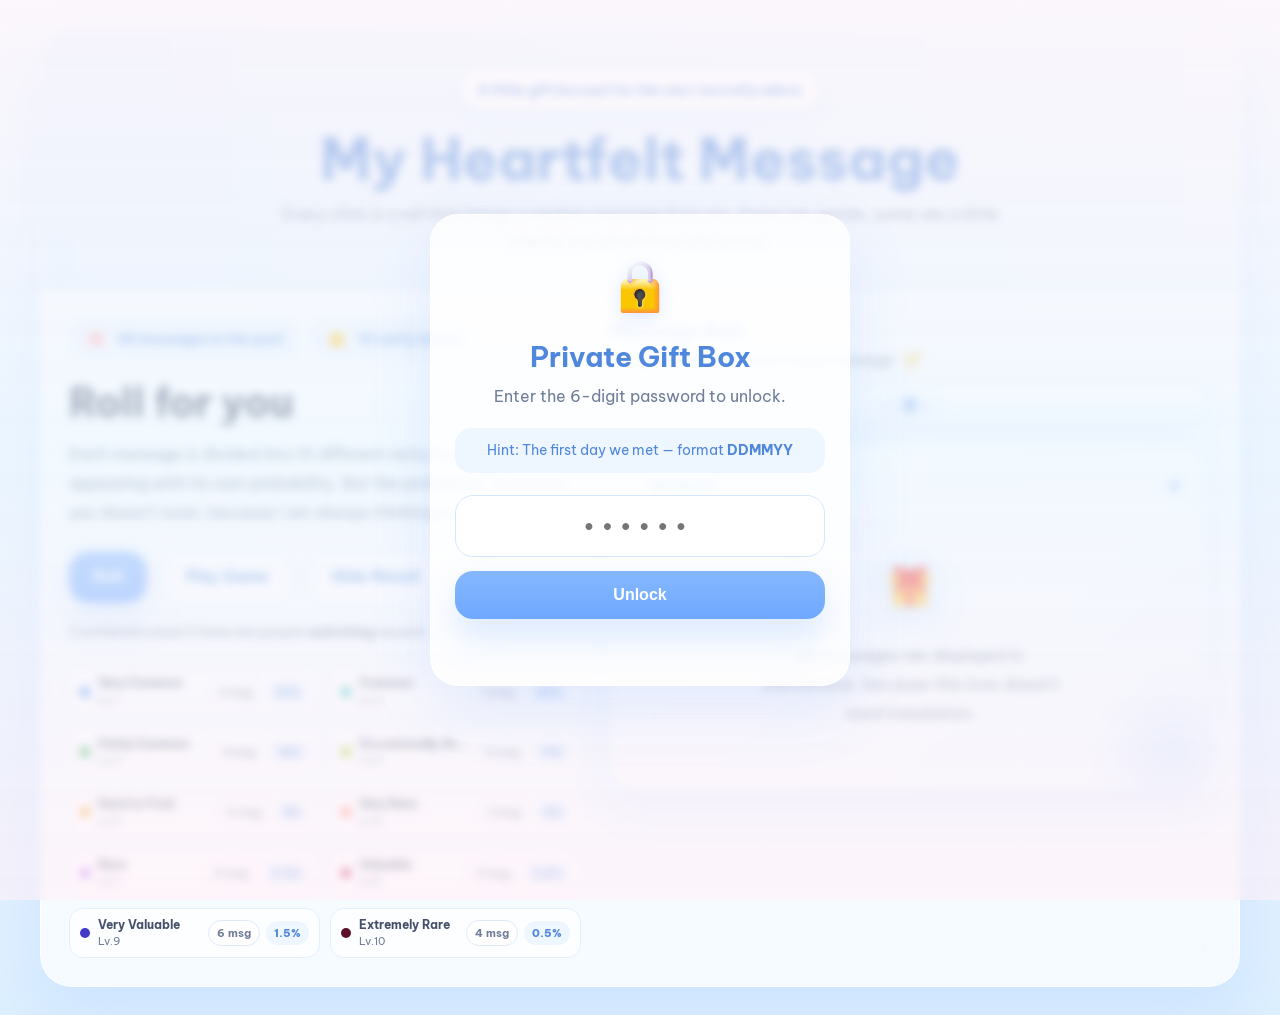
<file: index.html>
<!DOCTYPE html>
<html lang="en">

<head>
  <meta charset="UTF-8" />
  <meta name="viewport" content="width=device-width, initial-scale=1.0" />
  <title>Love Message</title>
  <link rel="icon" type="image/png" href="assets/logo.png" />
  <link rel="preconnect" href="https://fonts.googleapis.com">
  <link rel="preconnect" href="https://fonts.gstatic.com" crossorigin>
  <link href="https://fonts.googleapis.com/css2?family=Be+Vietnam+Pro:wght@400;500;600;700;800&display=swap"
    rel="stylesheet">
  <link rel="stylesheet" href="style.css" />
  <link rel="stylesheet" href="games/games.css" />
</head>

<body>
  <div class="lock-screen" id="lockScreen">
    <div class="lock-card">
      <div class="lock-icon">
        <img src="assets/images/icons/lock.svg" alt="Lock" width="52" height="52">
      </div>
      <h2>Private Gift Box</h2>
      <p>Enter the 6-digit password to unlock.</p>

      <div class="lock-hint">
        Hint: The first day we met — format <strong>DDMMYY</strong>
      </div>

      <input id="passwordInput" class="password-input" type="password" inputmode="numeric" maxlength="6"
        placeholder="••••••" autocomplete="off" />

      <button id="unlockBtn" class="unlock-btn">Unlock</button>

      <div id="lockError" class="lock-error"></div>
    </div>
  </div>

  <div class="hearts" id="hearts"></div>

  <main class="page">
    <section class="card">
      <div class="card-top">
        <div class="tag">A little gift box just for the one I secretly adore</div>
        <h1>My Heartfelt Message</h1>
        <p class="subtitle">
          Every click is a roll that brings a random message from me. Some are gentle, some are a little playful, but
          all of them are sweet.
        </p>
      </div>

      <div class="card-body">
        <div class="left-panel">
          <div class="pill-wrap">
            <div class="pill">
              <img src="assets/images/icons/love-letter.svg" alt="Message" width="22" height="22">
              <span id="messageCount">0 messages</span>
            </div>

            <div class="pill">
              <img src="assets/images/icons/star.svg" alt="Rarity" width="22" height="22">
              <span>10 rarity levels</span>
            </div>
          </div>

          <h2>Roll for you</h2>
          <p class="desc">
            Each message is divided into 10 different rarity levels, each appearing with its own probability. But the
            probability of missing you doesn’t exist, because I am always thinking of you.
          </p>


          <div class="actions">
            <button id="openBtn" class="btn primary">Roll</button>
            <button id="playGameBtn" class="btn secondary">Play Game</button>
            <button id="hideBtn" class="btn secondary">Hide Result</button>
          </div>

          <div class="mini-note">
            Contraindicated if there are people <strong>watching</strong> around.
          </div>

          <div class="rarity-legend" id="rarityLegend"></div>
        </div>

        <div class="right-panel">
          <div class="roulette-area">
            <div class="roulette-head">
              <div class="roulette-title">Message Roll</div>
              <div class="roulette-status" id="rouletteStatus">
                Ready to roll and receive a sweet message 
                <img src="assets/images/icons/sparkle.svg" alt="sparkle" class="sparkle-icon">
            </div>
            </div>

            <div class="bonus-card" id="bonusCard">
              <div class="bonus-label">Active Game Bonus</div>
              <div class="bonus-value" id="bonusValue">No active bonus</div>
              <div class="bonus-note">This bonus will be consumed after your next roll.</div>
            </div>

            <div class="actions actions-mobile">
              <button class="btn primary mobile-roll-btn" data-action="roll">Roll</button>
              <button class="btn secondary mobile-game-btn" data-action="game">Play Game</button>
              <button class="btn secondary mobile-hide-btn" data-action="hide">Hide Result</button>
            </div>

            <div class="roulette-shell">
              <div class="center-marker"></div>
              <div class="marker-glow"></div>

              <div class="roulette-viewport" id="rouletteViewport">
                <div class="roulette-track" id="rouletteTrack"></div>
              </div>
            </div>
          </div>

          <div class="message-card" id="messageCard">
            <div class="message-header">
              <span id="resultBadge" class="result-badge">Roll Result</span>
              <span class="heart-icon">✦</span>
            </div>

            <div class="burst" id="burst"></div>

            <div id="placeholder" class="placeholder active">
              <div class="placeholder-heart">
                <img src="assets/images/icons/gift.svg" alt="Gift Box" width="40" height="40">
              </div>
              <p>
                All messages are displayed in Vietnamese, because this love doesn't need translation.
              </p>
            </div>

            <div id="messageBox" class="message-box">
              <div class="rarity-name" id="rarityName"></div>
              <div class="rarity-desc" id="rarityDesc"></div>

              <figure class="quote-box" id="quoteBox" hidden>
                <blockquote id="quoteText"></blockquote>
                <figcaption id="quoteSource"></figcaption>
              </figure>

              <p class="message-text" id="messageText"></p>

              <div class="message-sign">— from the one who always misses you</div>
            </div>
          </div>
        </div>
      </div>
    </section>
  </main>

  <div class="game-modal" id="gameModal">
    <div class="game-panel">
      <div class="game-header">
        <div>
          <div class="game-kicker">Mini Game</div>
          <h2 id="gameTitle">Random Game</h2>
          <p id="gameDescription">Win the game to earn a temporary rarity bonus.</p>
        </div>

        <button class="game-close" id="closeGameBtn">×</button>
      </div>

      <div class="game-result" id="gameResult"></div>

      <iframe id="gameFrame" class="game-frame" title="Mini Game" src=""></iframe>
    </div>
  </div>

  <script src="games/game-manager.js"></script>

  <script src="script.js"></script>
</body>

</html>
</file>
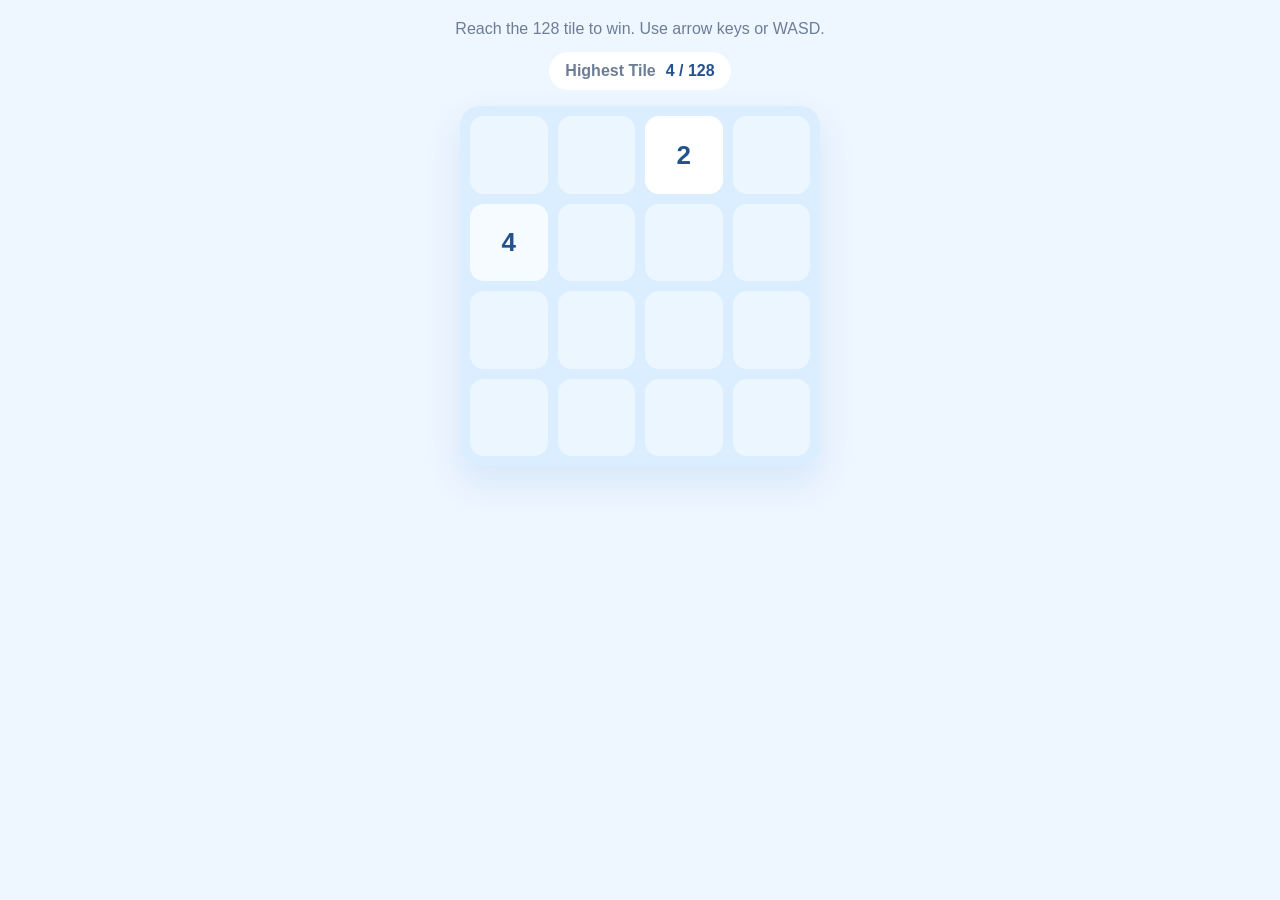
<file: games/2048/index.html>
<!DOCTYPE html>
<html lang="en">
<head>
  <meta charset="UTF-8" />
  <meta name="viewport" content="width=device-width, initial-scale=1.0" />
  <title>2048</title>
  <link rel="stylesheet" href="style.css" />
</head>
<body>
  <main class="game-page">
    <!-- <h1>2048</h1> -->
    <p>Reach the 128 tile to win. Use arrow keys or WASD.</p>

    <div class="score-box">
      <span>Highest Tile</span>
      <strong><span id="highestTile">0</span> / 128</strong>
    </div>

    <div id="board" class="board"></div>

    <div class="mobile-controls">
      <button data-move="up">↑</button>
      <div>
        <button data-move="left">←</button>
        <button data-move="down">↓</button>
        <button data-move="right">→</button>
      </div>
    </div>

  </main>

  <script src="script.js"></script>
</body>
</html>
</file>
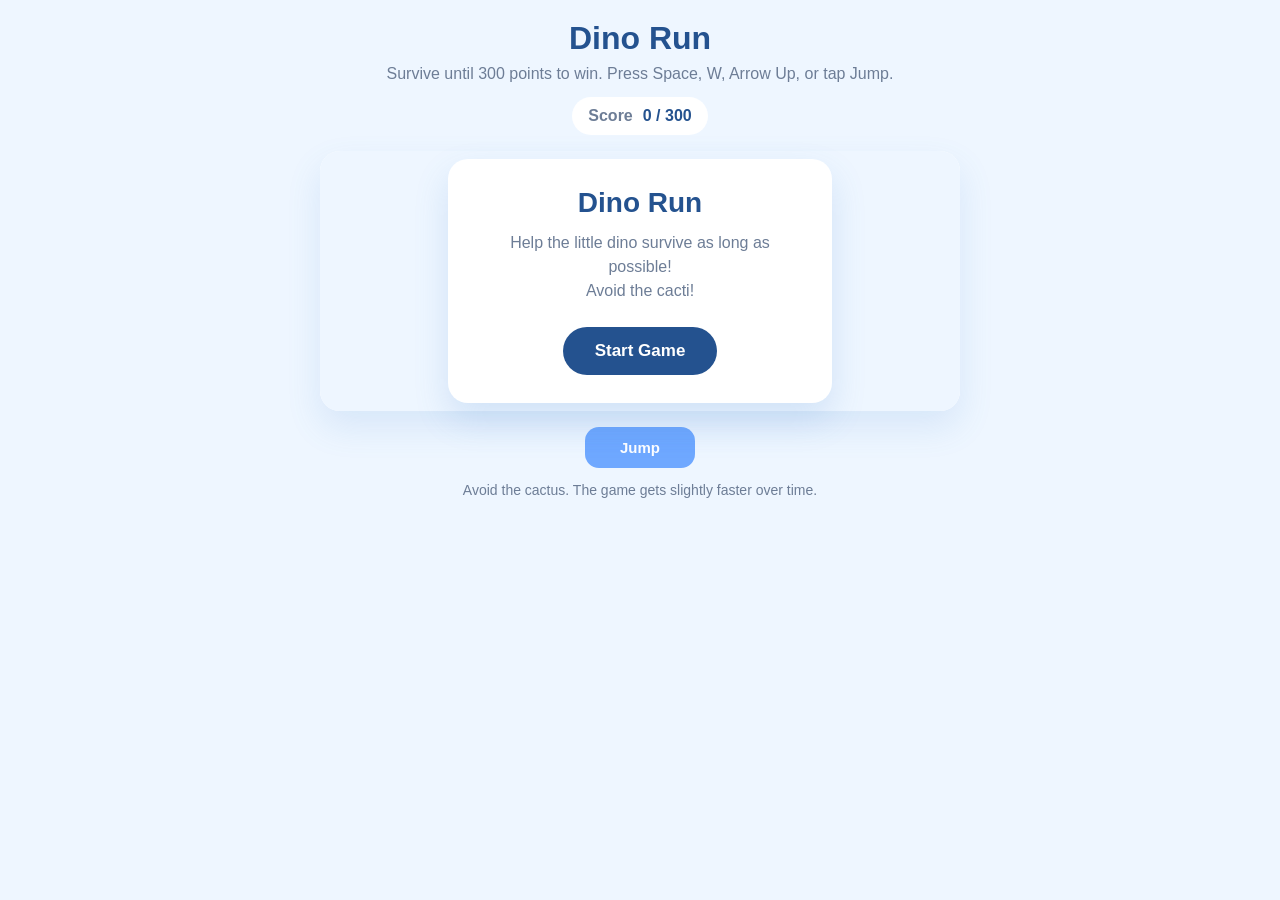
<file: games/dino/index.html>
<!DOCTYPE html>
<html lang="en">

<head>
  <meta charset="UTF-8" />
  <meta name="viewport" content="width=device-width, initial-scale=1.0" />
  <title>Dino Run</title>
  <link rel="stylesheet" href="style.css" />
</head>

<body>
  <main class="game-page">
    <h1>Dino Run</h1>
    <p>Survive until 300 points to win. Press Space, W, Arrow Up, or tap Jump.</p>

    <div class="score-box">
      <span>Score</span>
      <strong><span id="score">0</span> / 300</strong>
    </div>

    <div class="game-wrap">
      <canvas id="board" width="640" height="260"></canvas>

      <!-- Màn hình bắt đầu -->
      <div id="startScreen" class="start-screen">
        <div class="start-card">
          <h2>Dino Run</h2>
          <p>Help the little dino survive as long as possible!<br>Avoid the cacti!</p>
          <button id="startBtn">Start Game</button>
        </div>
      </div>
    </div>

    <div class="game-actions">
      <button id="jumpBtn">Jump</button>
    </div>

    <p class="note">Avoid the cactus. The game gets slightly faster over time.</p>
  </main>

  <script src="script.js"></script>
</body>

</html>
</file>
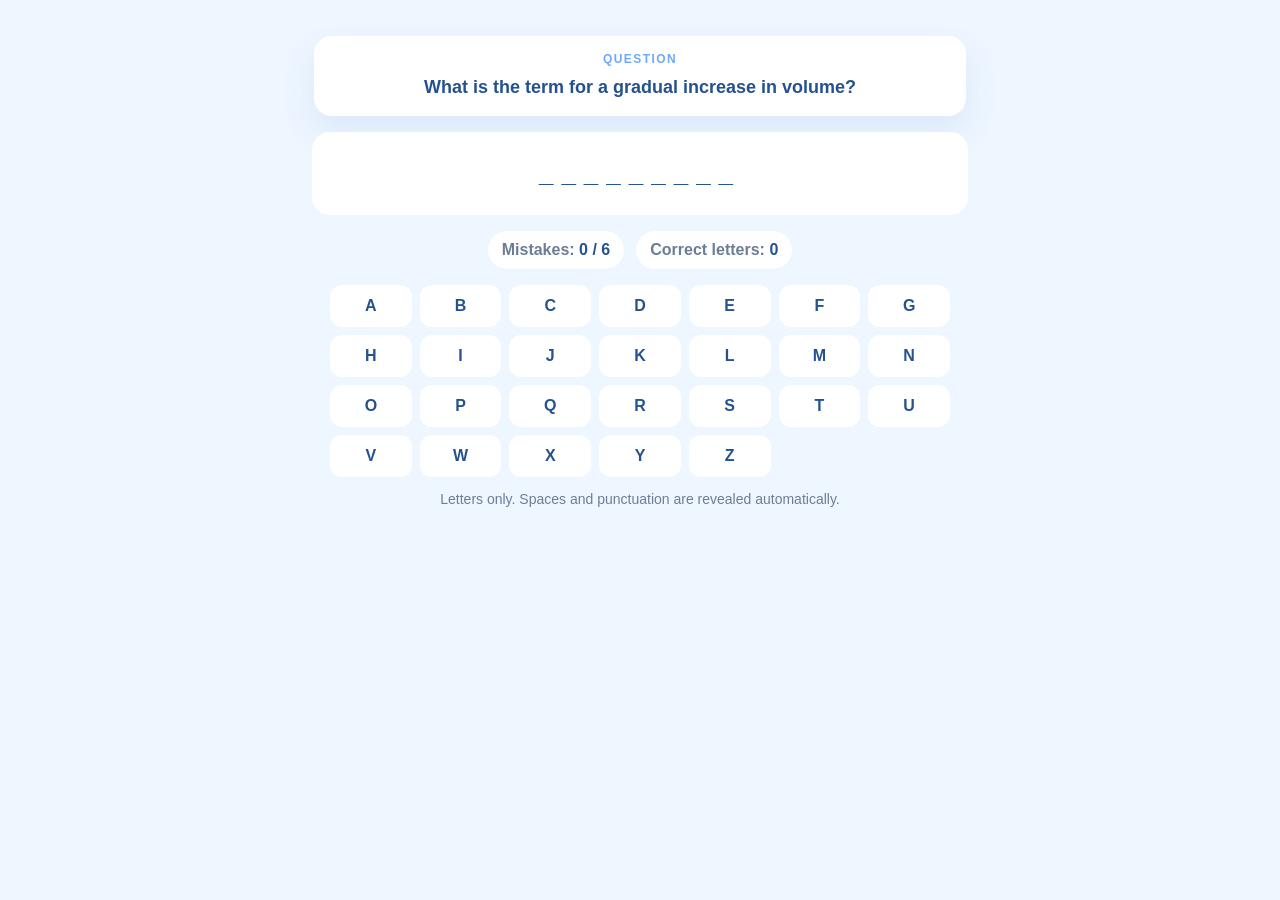
<file: games/hangman/index.html>
<!DOCTYPE html>
<html lang="en">
<head>
  <meta charset="UTF-8" />
  <meta name="viewport" content="width=device-width, initial-scale=1.0" />
  <title>Hangman</title>
  <link rel="stylesheet" href="style.css" />
</head>
<body>
  <main class="game-page">
    <!-- <h1>Hangman</h1>
    <p>Guess the answer before making 6 mistakes.</p> -->

    <div class="question-box">
      <div class="label">Question</div>
      <div id="question" class="question"></div>
    </div>

    <div class="word-box" id="wordBox"></div>

    <div class="status-row">
      <div>Mistakes: <strong><span id="mistakes">0</span> / 6</strong></div>
      <div>Correct letters: <strong><span id="correctCount">0</span></strong></div>
    </div>

    <div class="letters" id="letters"></div>

    <p class="note">Letters only. Spaces and punctuation are revealed automatically.</p>
  </main>

  <script src="script.js"></script>
</body>
</html>
</file>
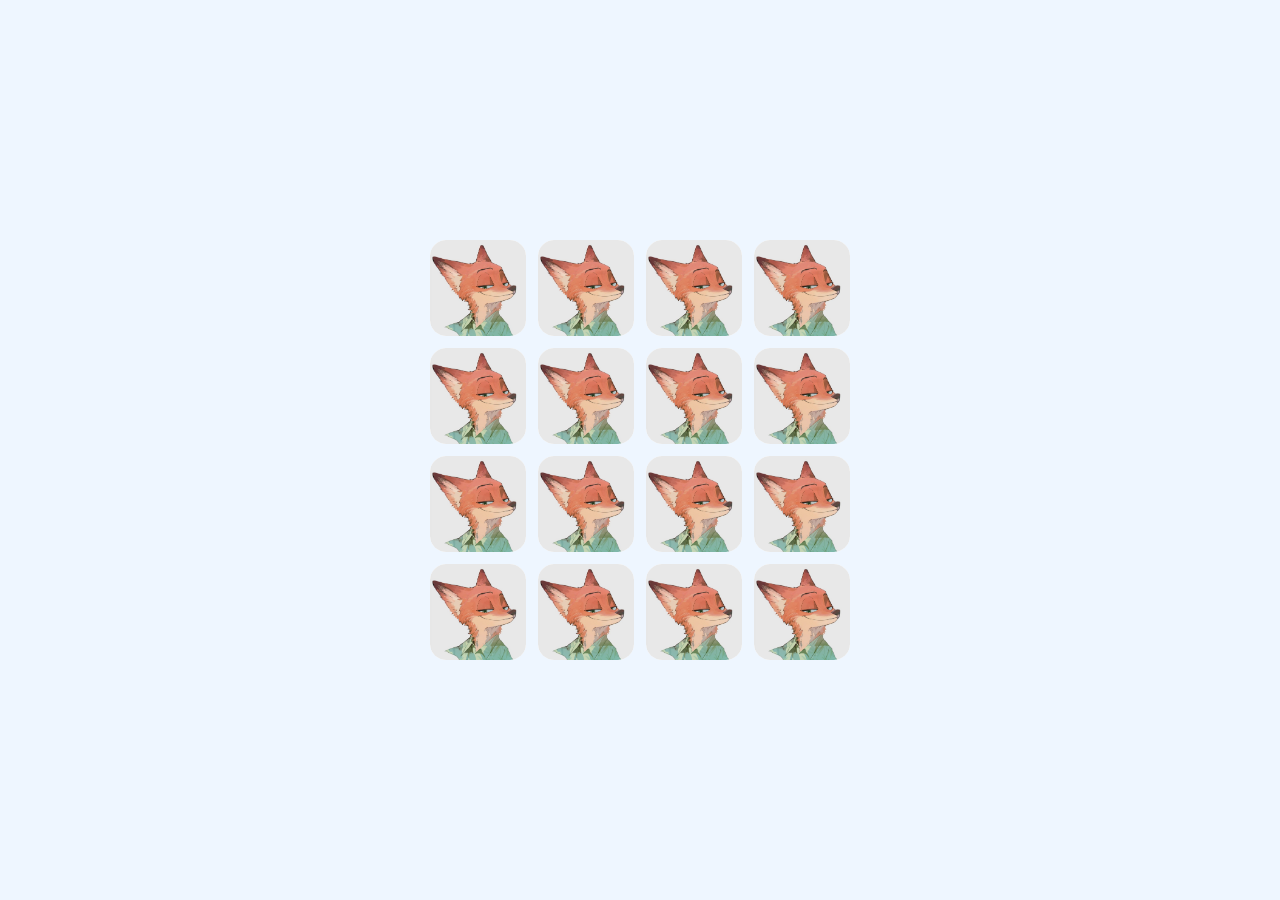
<file: games/memory-card/index.html>
<!DOCTYPE html>
<html lang="en">
<head>
  <meta charset="UTF-8" />
  <meta name="viewport" content="width=device-width, initial-scale=1.0" />
  <title>Memory Card</title>
  <link rel="stylesheet" href="style.css" />
</head>
<body>
  <main class="game-page">
    <!-- <h1>Memory Card</h1> -->
    <div id="grid" class="memory-grid"></div>
  </main>

  <script src="script.js"></script>
</body>
</html>
</file>
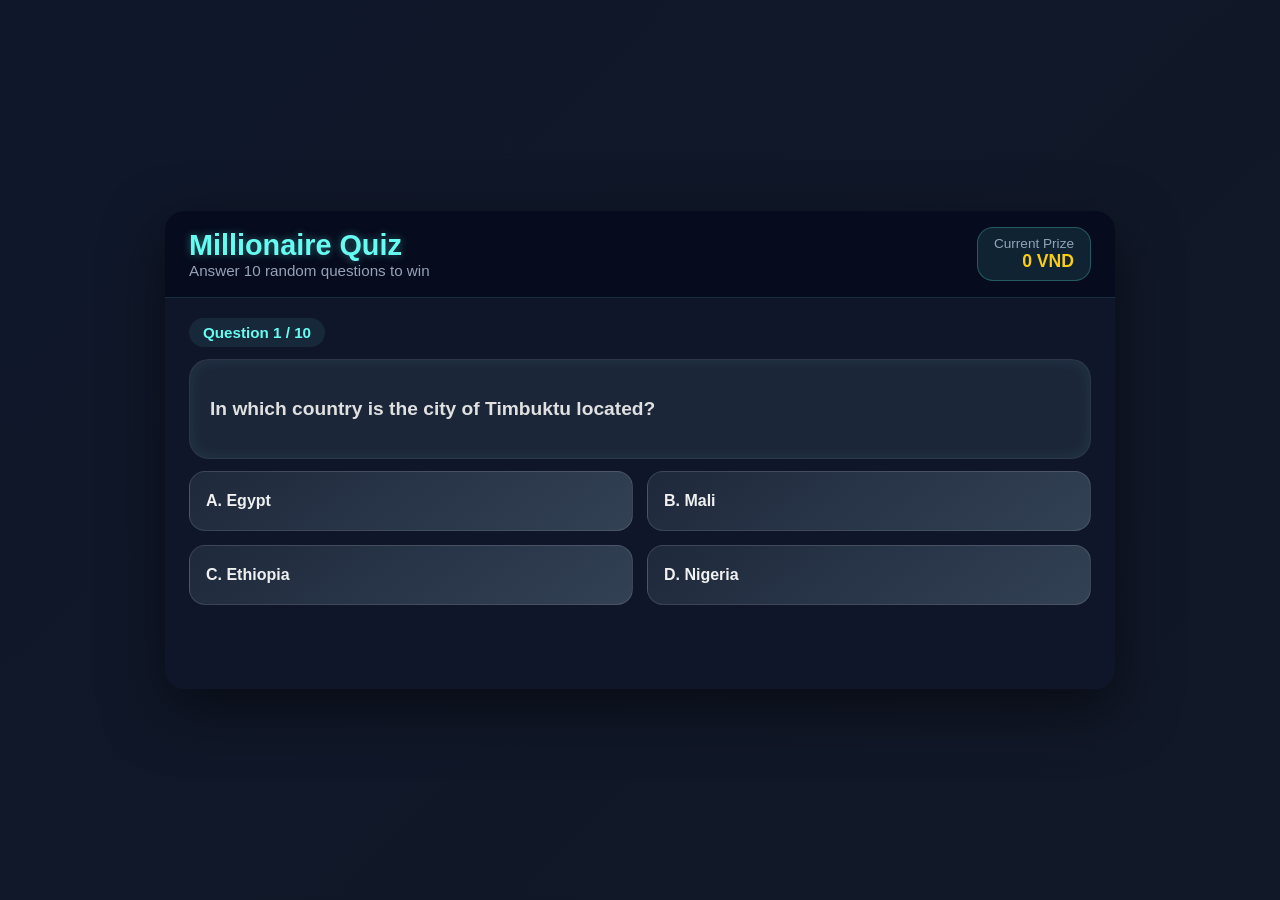
<file: games/millionaire/index.html>
<!DOCTYPE html>
<html lang="en">
<head>
    <meta charset="UTF-8">
    <meta name="viewport" content="width=device-width, initial-scale=1.0, maximum-scale=1.0, user-scalable=no">
    <title>Who Wants To Be A Millionaire</title>
    <link rel="stylesheet" href="style.css">
</head>
<body>
    <div class="game-container">
        <div class="top-bar">
            <div>
                <h1>Millionaire Quiz</h1>
                <p>Answer 10 random questions to win</p>
            </div>

            <div class="prize-box">
                <span>Current Prize</span>
                <strong id="current-prize">0 VND</strong>
            </div>
        </div>

        <div class="main-game">
            <div class="progress">
                Question <span id="question-num">1</span> / 10
            </div>

            <div class="question-card">
                <div id="question" class="question">Question will appear here</div>
            </div>

            <div id="answers" class="answers"></div>

            <div id="status" class="status"></div>
        </div>
    </div>

    <script src="script.js"></script>
</body>
</html>
</file>
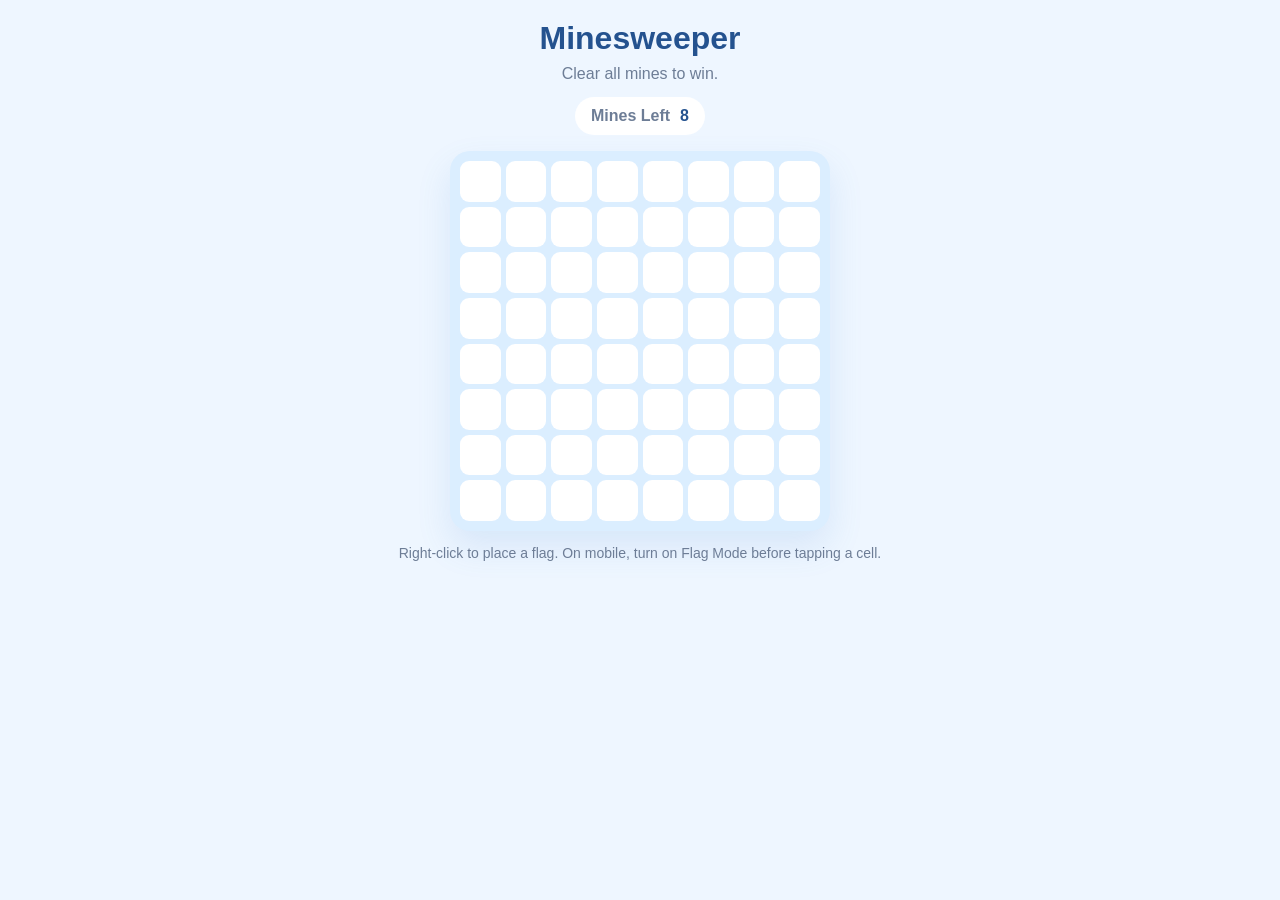
<file: games/minesweeper/index.html>
<!DOCTYPE html>
<html lang="en">
<head>
  <meta charset="UTF-8" />
  <meta name="viewport" content="width=device-width, initial-scale=1.0" />
  <title>Minesweeper</title>
  <link rel="stylesheet" href="style.css" />
</head>
<body>
  <main class="game-page">
    <h1>Minesweeper</h1>
    <p>Clear all mines to win.</p>

    <div class="score-box">
        <span>Mines Left</span>
        <strong><span id="safeCount">8</span></strong>
    </div>

    <div id="board" class="board"></div>

    <div class="mobile-flag-tools">
        <button id="flagModeBtn" type="button">Flag Mode: Off</button>
    </div>

    <p class="note">Right-click to place a flag. On mobile, turn on Flag Mode before tapping a cell.</p>

  </main>

  <script src="script.js"></script>
</body>
</html>
</file>
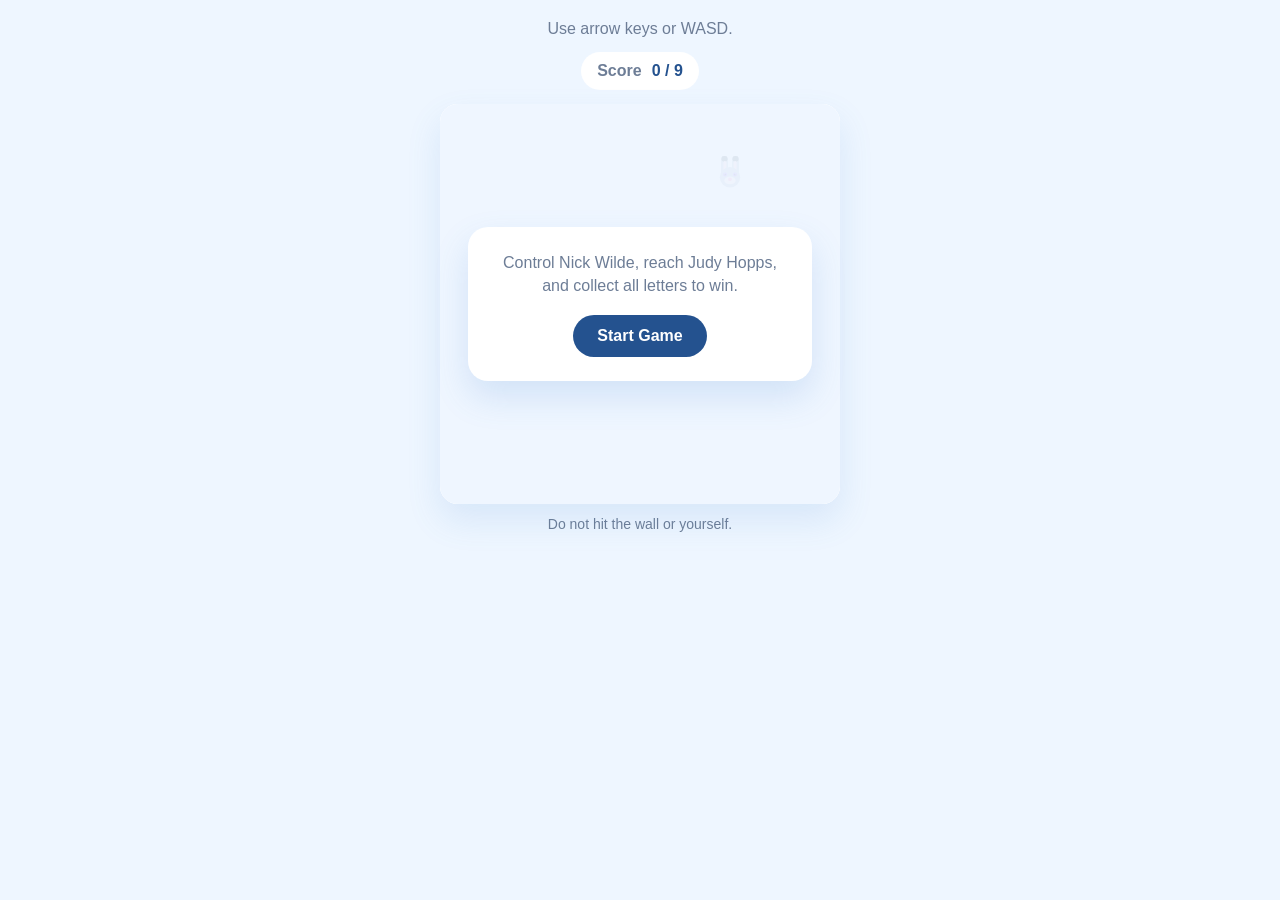
<file: games/snake/index.html>
<!DOCTYPE html>
<html lang="en">
<head>
  <meta charset="UTF-8" />
  <meta name="viewport" content="width=device-width, initial-scale=1.0" />
  <title>Judy Game</title>
  <link rel="stylesheet" href="style.css" />
</head>
<body>
  <main class="game-page">
    <!-- <h1>Judy Game</h1> -->
    <p>Use arrow keys or WASD.</p>

    <div class="score-box">
      <span>Score</span>
      <strong><span id="score">0</span> / 9</strong>
    </div>

    <div class="game-wrap">
      <canvas id="board" width="400" height="400"></canvas>

      <div id="startScreen" class="start-screen">
        <div class="start-card">
          <p>Control Nick Wilde, reach Judy Hopps, and collect all letters to win.</p>
          <button id="startBtn">Start Game</button>
        </div>
      </div>
    </div>

    <div class="mobile-controls">
      <button data-dir="up">↑</button>
      <div>
        <button data-dir="left">←</button>
        <button data-dir="down">↓</button>
        <button data-dir="right">→</button>
      </div>
    </div>

    <p class="note">Do not hit the wall or yourself.</p>
  </main>

  <script src="script.js"></script>
</body>
</html>
</file>
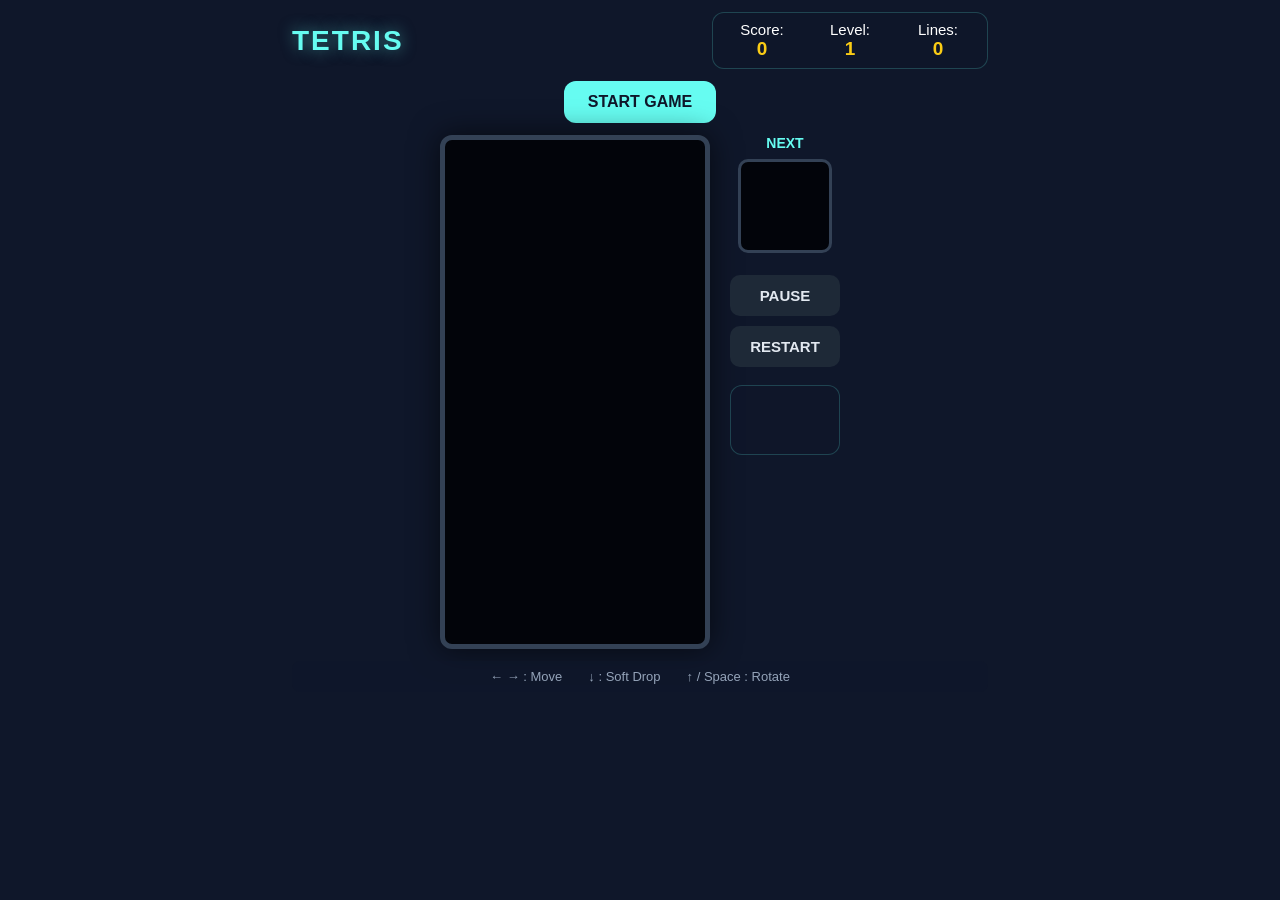
<file: games/tetris/index.html>
<!DOCTYPE html>
<html lang="en">
<head>
    <meta charset="UTF-8">
    <meta name="viewport" content="width=device-width, initial-scale=1.0, maximum-scale=1.0, user-scalable=no">
    <title>TETRIS</title>
    <link rel="stylesheet" href="style.css">
</head>
<body>
    <div class="tetris-container">
        <div class="game-header">
            <h1>TETRIS</h1>
            <div class="stats">
                <div>Score: <span id="score">0</span></div>
                <div>Level: <span id="level">1</span></div>
                <div>Lines: <span id="lines">0</span></div>
            </div>
        </div>

        <div class="start-wrapper">
            <button id="start-btn" class="start-btn">START GAME</button>
        </div>

        <div class="game-body">
            <div class="board-wrapper">
                <canvas id="tetris" width="240" height="480"></canvas>
            </div>

            <div class="side-panel">
                <div class="next-box">
                    <p>NEXT</p>
                    <canvas id="next" width="88" height="88"></canvas>
                </div>

                <div class="controls">
                    <button id="pause-btn">PAUSE</button>
                    <button id="restart-btn">RESTART</button>
                </div>

                <div id="status" class="status"></div>
            </div>
        </div>

        <!-- Hướng dẫn điều khiển ngắn gọn -->
        <div class="controls-hint">
            ← → : Move  ↓ : Soft Drop  ↑ / Space : Rotate
        </div>
    </div>

    <script src="script.js"></script>
</body>
</html>
</file>
<file: style.css>
* {
    box-sizing: border-box;
}

:root {
    --bg1: #f5f9ff;
    --bg2: #eaf4ff;
    --bg3: #ddefff;
    --blue: #6fa8ff;
    --blue-dark: #4f87dc;
    --blue-soft: #eef6ff;
    --text: #44506a;
    --muted: #6f7d98;
    --white: rgba(255, 255, 255, 0.82);
    --shadow: 0 24px 60px rgba(111, 168, 255, 0.16);
}

html,
body {
    margin: 0;
    min-height: 100%;
    font-family: "Be Vietnam Pro", system-ui, -apple-system, BlinkMacSystemFont, "Segoe UI", sans-serif;
    color: var(--text);
    background: linear-gradient(180deg, var(--bg1), var(--bg2) 50%, var(--bg3));
}

body {
    overflow-x: hidden;
}

.page {
    min-height: 100vh;
    display: flex;
    align-items: center;
    justify-content: center;
    padding: 28px 16px;
    position: relative;
    z-index: 1;
}

.card {
    width: min(1200px, 100%);
    background: rgba(255, 255, 255, 0.7);
    backdrop-filter: blur(14px);
    border: 1px solid rgba(255, 255, 255, 0.75);
    border-radius: 32px;
    overflow: hidden;
    box-shadow: var(--shadow);
    position: relative;
}

.card-top {
    text-align: center;
    padding: 42px 24px 34px;
    background: linear-gradient(90deg, #e7f2ff, #edf6ff, #f4f8ff);
    border-bottom: 1px solid #d7e8ff;
}

.tag {
    display: inline-flex;
    align-items: center;
    gap: 8px;
    background: rgba(255, 255, 255, 0.9);
    color: var(--blue-dark);
    padding: 10px 16px;
    border-radius: 999px;
    font-size: 14px;
    font-weight: 600;
    box-shadow: 0 8px 24px rgba(111, 168, 255, 0.12);
}

.card-top h1 {
    margin: 18px 0 10px;
    font-size: clamp(32px, 5vw, 58px);
    color: var(--blue-dark);
    line-height: 1.1;
}

.subtitle {
    max-width: 760px;
    margin: 0 auto;
    color: var(--muted);
    line-height: 1.7;
    font-size: 16px;
}

.card-body {
    display: grid;
    grid-template-columns: 0.92fr 1.08fr;
    gap: 28px;
    padding: 28px;
}

.card-body>* {
    min-width: 0;
}

.roulette-area,
.roulette-shell,
.roulette-viewport,
.message-card,
.message-box,
.placeholder {
    width: 100%;
    max-width: 100%;
    min-width: 0;
}

.roulette-shell {
    overflow: hidden;
}

.roulette-viewport {
    overflow: hidden;
}

.roulette-track {
    min-width: max-content;
}

.message-text,
.rarity-desc,
.roulette-status,
.subtitle,
.desc,
.gacha-tier,
.gacha-name,
.gacha-mini,
.legend-item,
.result-badge,
.rarity-name {
    overflow-wrap: anywhere;
    word-break: break-word;
}

.left-panel,
.right-panel {
    position: relative;
    min-width: 0;
    width: 100%;
}

.pill-wrap {
    display: flex;
    flex-wrap: wrap;
    gap: 10px;
}

.pill {
    display: inline-flex;
    align-items: center;
    gap: 10px;
    padding: 10px 16px;
    background: #eef6ff;
    color: var(--blue-dark);
    border-radius: 18px;
    font-size: 14px;
    font-weight: 600;
}

.left-panel h2 {
    font-size: clamp(28px, 4vw, 40px);
    line-height: 1.25;
    margin: 18px 0 12px;
}

.desc {
    font-size: 16px;
    line-height: 1.8;
    color: var(--muted);
    margin: 0 0 24px;
}

.actions {
    display: flex;
    flex-wrap: wrap;
    gap: 14px;
}

.actions-mobile {
    display: none;
    margin: 0 0 14px;
}

.actions-mobile .btn {
    flex: 1;
    min-width: 0;
}

.btn {
    border: none;
    border-radius: 20px;
    padding: 16px 24px;
    font-size: 16px;
    font-weight: 700;
    cursor: pointer;
    transition: transform 0.22s ease, box-shadow 0.22s ease, background 0.22s ease, opacity 0.2s ease;
}

.btn:hover:not(:disabled) {
    transform: translateY(-2px) scale(1.015);
}

.btn:disabled {
    opacity: 0.6;
    cursor: not-allowed;
}

.btn.primary {
    background: linear-gradient(180deg, #86b8ff, #6fa8ff);
    color: white;
    box-shadow: 0 18px 36px rgba(111, 168, 255, 0.25);
}

.btn.secondary {
    background: rgba(255, 255, 255, 0.9);
    color: var(--blue-dark);
    border: 1px solid #d5e6ff;
}

.mini-note {
    margin-top: 18px;
    color: var(--muted);
    font-size: 14px;
    line-height: 1.7;
}

.rarity-legend {
    margin-top: 22px;
    display: grid;
    grid-template-columns: repeat(2, minmax(0, 1fr));
    gap: 10px;
    max-height: none;
    overflow: visible;
    padding-right: 0;
    min-width: 0;
}

.legend-item {
    display: flex;
    align-items: center;
    justify-content: space-between;
    gap: 8px;
    background: rgba(255, 255, 255, 0.72);
    border: 1px solid #e3efff;
    border-radius: 14px;
    padding: 9px 10px;
    font-size: 12px;
    color: var(--muted);
    min-width: 0;
}

.legend-left {
    display: flex;
    align-items: center;
    gap: 8px;
    min-width: 0;
}

.legend-dot {
    width: 10px;
    height: 10px;
    border-radius: 50%;
    flex-shrink: 0;
}

.legend-main {
    min-width: 0;
}

.legend-title {
    font-size: 12px;
    font-weight: 700;
    color: var(--text);
    line-height: 1.2;
    white-space: nowrap;
    overflow: hidden;
    text-overflow: ellipsis;
}

.legend-level {
    font-size: 11px;
    color: var(--muted);
    margin-top: 2px;
}

.legend-chance {
    flex-shrink: 0;
    font-size: 11px;
    font-weight: 800;
    color: var(--blue-dark);
    background: #eef6ff;
    padding: 5px 8px;
    border-radius: 999px;
}

.legend-meta {
    display: flex;
    align-items: center;
    gap: 6px;
    flex-shrink: 0;
}

.legend-count {
    flex-shrink: 0;
    font-size: 11px;
    font-weight: 700;
    color: var(--muted);
    background: rgba(255, 255, 255, 0.9);
    border: 1px solid #dfe9f8;
    padding: 5px 8px;
    border-radius: 999px;
}

@media (max-width: 980px) {
    .rarity-legend {
        grid-template-columns: repeat(2, minmax(0, 1fr));
    }
}

@media (max-width: 980px) {
    .card-body {
        grid-template-columns: 1fr;
        padding: 20px;
        gap: 16px;
    }

    .right-panel {
        order: 1;
    }

    .left-panel {
        order: 2;
    }

    .actions {
        display: none;
    }

    .actions-mobile {
        display: flex;
        gap: 10px;
    }

    .roulette-area {
        margin-bottom: 12px;
    }

    .roulette-head {
        margin-bottom: 10px;
    }

    .roulette-shell {
        margin-bottom: 12px;
    }

    .message-card {
        min-height: auto;
    }

    .message-box,
    .placeholder {
        min-height: 180px;
    }

    .rarity-legend {
        margin-top: 14px;
    }
}

@media (max-width: 560px) {
    .rarity-legend {
        grid-template-columns: 1fr;
    }

    .actions-mobile {
        flex-direction: column;
    }

    .actions-mobile .btn {
        width: 100%;
    }

    .roulette-title {
        font-size: 18px;
    }

    .roulette-status {
        font-size: 13px;
    }

    .message-card {
        padding: 16px;
    }

    .message-box,
    .placeholder {
        min-height: 160px;
    }

    .rarity-name {
        font-size: 20px;
    }

    .rarity-desc {
        font-size: 13px;
        margin-bottom: 14px;
    }

    .message-sign {
        margin-top: 16px;
    }
}

/* Right side */
.roulette-area {
    margin-bottom: 18px;
}

.roulette-head {
    margin-bottom: 14px;
}

.roulette-title {
    font-size: 20px;
    font-weight: 800;
    color: var(--blue-dark);
    margin-bottom: 6px;
}

.roulette-status {
    font-size: 14px;
    color: var(--muted);
    line-height: 1.6;
}

.roulette-shell {
    position: relative;
    background: linear-gradient(180deg, rgba(255, 255, 255, 0.8), rgba(239, 246, 255, 0.88));
    border: 1px solid #dcecff;
    border-radius: 24px;
    padding: 18px 0;
    overflow: hidden;
    box-shadow: 0 18px 40px rgba(111, 168, 255, 0.12);
}

.roulette-viewport {
    overflow: hidden;
    width: 100%;
    position: relative;
}

.roulette-track {
    display: flex;
    gap: 16px;
    padding: 0 16px;
    transform: translateX(0);
    will-change: transform;
    min-width: max-content;
}

.center-marker {
    position: absolute;
    top: 10px;
    bottom: 10px;
    left: 50%;
    transform: translateX(-50%);
    width: 6px;
    border-radius: 999px;
    background: linear-gradient(180deg, #a8cbff, #4f87dc, #a8cbff);
    box-shadow: 0 0 0 4px rgba(111, 168, 255, 0.12), 0 0 18px rgba(111, 168, 255, 0.35);
    z-index: 5;
}

.marker-glow {
    position: absolute;
    left: 50%;
    top: 10px;
    transform: translateX(-50%);
    width: 120px;
    height: calc(100% - 20px);
    background: radial-gradient(circle, rgba(111, 168, 255, 0.16), transparent 65%);
    pointer-events: none;
    z-index: 1;
}

.gacha-item {
    width: 160px;
    min-width: 160px;
    height: 120px;
    border-radius: 18px;
    padding: 14px;
    color: white;
    position: relative;
    overflow: hidden;
    border: 1px solid rgba(255, 255, 255, 0.25);
    box-shadow: 0 12px 24px rgba(0, 0, 0, 0.08);

    display: flex;
    flex-direction: column;
    justify-content: center;
    align-items: center;
    text-align: center;
}

.gacha-item::after {
    content: "";
    position: absolute;
    top: 0;
    left: -110%;
    width: 70%;
    height: 100%;
    transform: skewX(-22deg);
    background: linear-gradient(90deg, transparent, rgba(255, 255, 255, 0.28), transparent);
    animation: shineSweep 2.2s linear infinite;
}

@keyframes shineSweep {
    to {
        left: 140%;
    }
}

.gacha-tier {
    font-size: 11px;
    font-weight: 700;
    opacity: 0.95;
    letter-spacing: 0.4px;
    text-transform: uppercase;
}

.gacha-name {
    margin-top: 8px;
    font-size: 18px;
    font-weight: 800;
    line-height: 1.2;
}

.gacha-mini {
    margin-top: 10px;
    font-size: 12px;
    opacity: 0.92;
    line-height: 1.45;
}

.message-card {
    position: relative;
    min-height: 350px;
    border-radius: 28px;
    padding: 26px;
    background: linear-gradient(135deg, #ffffff, #f5faff);
    border: 1px solid #dcecff;
    box-shadow: 0 18px 40px rgba(111, 168, 255, 0.14);
    overflow: hidden;
    width: 100%;
    max-width: 100%;
    min-width: 0;
}

.message-card::before {
    content: "";
    position: absolute;
    inset: auto 0 0 auto;
    width: 160px;
    height: 160px;
    background: radial-gradient(circle, rgba(170, 205, 255, 0.35), transparent 70%);
    transform: translate(25%, 25%);
}

.message-header {
    display: flex;
    justify-content: space-between;
    align-items: center;
    margin-bottom: 16px;
    position: relative;
    z-index: 1;
}

.result-badge {
    font-size: 12px;
    font-weight: 800;
    padding: 9px 14px;
    border-radius: 999px;
    background: #eef6ff;
    color: var(--blue-dark);
    display: inline-flex;
    align-items: center;
    gap: 8px;
}

.heart-icon {
    color: #8eb8ff;
    font-size: 22px;
}

.placeholder,
.message-box {
    min-height: 240px;
    display: none;
    justify-content: center;
    flex-direction: column;
    position: relative;
    z-index: 1;
}

.placeholder.active,
.message-box.active {
    display: flex;
}

.placeholder {
    align-items: center;
    text-align: center;
}

.placeholder-heart {
    width: 74px;
    height: 74px;
    display: grid;
    place-items: center;
    border-radius: 50%;
    background: #eef6ff;
    font-size: 34px;
    margin-bottom: 18px;
    box-shadow: 0 10px 30px rgba(111, 168, 255, 0.12);
}

.placeholder p {
    max-width: 320px;
    color: var(--muted);
    line-height: 1.8;
    margin: 0;
}

.rarity-name {
    font-size: 24px;
    font-weight: 800;
    margin-bottom: 8px;
}

.rarity-desc {
    font-size: 14px;
    line-height: 1.7;
    color: var(--muted);
    margin-bottom: 20px;
    width: 100%;
    max-width: 100%;
    overflow-wrap: anywhere;
    word-break: break-word;
    white-space: pre-line;
}

.message-text {
    margin: 0;
    font-size: clamp(22px, 3vw, 30px);
    line-height: 1.8;
    color: var(--text);
    width: 100%;
    max-width: 100%;
    overflow-wrap: anywhere;
    word-break: break-word;
    white-space: normal;
}

.message-sign {
    width: 100%;
    text-align: right;
    color: #6b96e6;
    font-size: 14px;
    margin-top: 24px;
}

.show-message {
    animation: popIn 0.45s ease both;
}

@keyframes popIn {
    from {
        opacity: 0;
        transform: translateY(12px) scale(0.985);
    }

    to {
        opacity: 1;
        transform: translateY(0) scale(1);
    }
}

.hearts {
    position: fixed;
    inset: 0;
    overflow: hidden;
    pointer-events: none;
    z-index: 0;
}

.floating-heart {
    position: absolute;
    bottom: -30px;
    color: rgba(130, 180, 255, 0.5);
    animation-name: rise;
    animation-timing-function: linear;
    animation-iteration-count: infinite;
}

@keyframes rise {
    0% {
        transform: translateY(0) translateX(0) rotate(0deg);
        opacity: 0;
    }

    10% {
        opacity: 1;
    }

    50% {
        transform: translateY(-45vh) translateX(20px) rotate(10deg);
    }

    100% {
        transform: translateY(-110vh) translateX(-10px) rotate(-10deg);
        opacity: 0;
    }
}

.burst {
    position: absolute;
    inset: 0;
    pointer-events: none;
    overflow: hidden;
}

.burst-heart {
    position: absolute;
    left: 50%;
    top: 56%;
    transform: translate(-50%, -50%);
    animation: burstOut 0.95s ease-out forwards;
    will-change: transform, opacity;
}

@keyframes burstOut {
    from {
        opacity: 1;
        transform: translate(-50%, -50%) translate(0, 0) scale(0.35);
    }

    to {
        opacity: 0;
        transform: translate(-50%, -50%) translate(var(--x), var(--y)) scale(1.3);
    }
}

.rarity-1 {
    background: linear-gradient(135deg, #3f7bff, #1f4fd1);
}

.rarity-2 {
    background: linear-gradient(135deg, #26c6ff, #0088d9);
}

.rarity-3 {
    background: linear-gradient(135deg, #20d6c7, #0f9f95);
}

.rarity-4 {
    background: linear-gradient(135deg, #35d96b, #159947);
}

.rarity-5 {
    background: linear-gradient(135deg, #9ad93a, #5f9f12);
}

.rarity-6 {
    background: linear-gradient(135deg, #ffe066, #d4a017);
}

.rarity-7 {
    background: linear-gradient(135deg, #ff9f43, #d96a00);
}

.rarity-8 {
    background: linear-gradient(135deg, #ff5a5a, #c62828);
}

.rarity-9 {
    background: linear-gradient(135deg, #ff5fd2, #c2188b);
}

.rarity-10 {
    background: linear-gradient(135deg, #0f172a, #4c1d95, #22d3ee);
    border: 1px solid rgba(160, 230, 255, 0.9);
    box-shadow:
        0 0 24px rgba(80, 210, 255, 0.22) inset,
        0 12px 30px rgba(40, 20, 120, 0.28);
}

.rarity-1 {
    background: linear-gradient(135deg, #63c7ff, #2f80ed); /* Azure */
}

.rarity-2 {
    background: linear-gradient(135deg, #4ee4d1, #14b8a6); /* Turquoise */
}

.rarity-3 {
    background: linear-gradient(135deg, #4ade80, #16a34a); /* Emerald */
}

.rarity-4 {
    background: linear-gradient(135deg, #d9ff4d, #9ccf00); /* Chartreuse */
}

.rarity-5 {
    background: linear-gradient(135deg, #ffd166, #f59e0b); /* Amber */
}

.rarity-6 {
    background: linear-gradient(135deg, #ff9a8b, #ff6f61); /* Coral */
}

.rarity-7 {
    background: linear-gradient(135deg, #d8b4fe, #a855f7); /* Lavender */
}

.rarity-8 {
    background: linear-gradient(135deg, #ff5a6b, #c1123f); /* Crimson */
}

.rarity-9 {
    background: linear-gradient(135deg, #7c83ff, #4338ca); /* Indigo */
}

.rarity-10 {
    background: linear-gradient(135deg, #7a1f3d, #5b1128, #3d0c1e); /* Maroon */
    border: 1px solid rgba(255, 220, 220, 0.32);
    box-shadow:
        0 0 24px rgba(255, 255, 255, 0.08) inset,
        0 12px 30px rgba(61, 12, 30, 0.32);
}

.dot-1 {
    background: #2f80ed;
}

.dot-2 {
    background: #14b8a6;
}

.dot-3 {
    background: #16a34a;
}

.dot-4 {
    background: #9ccf00;
}

.dot-5 {
    background: #f59e0b;
}

.dot-6 {
    background: #ff6f61;
}

.dot-7 {
    background: #a855f7;
}

.dot-8 {
    background: #c1123f;
}

.dot-9 {
    background: #4338ca;
}

.dot-10 {
    background: #5b1128;
}

.rarity-8,
.rarity-9 {
    box-shadow:
        0 0 18px rgba(255, 255, 255, 0.14) inset,
        0 10px 28px rgba(0, 0, 0, 0.18);
}

.rarity-9 {
    border: 1px solid rgba(255, 255, 255, 0.24);
}

.result-badge.rarity-1,
.result-badge.rarity-2,
.result-badge.rarity-3,
.result-badge.rarity-4,
.result-badge.rarity-5,
.result-badge.rarity-6,
.result-badge.rarity-7,
.result-badge.rarity-8,
.result-badge.rarity-9,
.result-badge.rarity-10 {
    color: white;
    border: none;
}

@media (max-width: 980px) {
    .card-body {
        grid-template-columns: 1fr;
        padding: 22px;
    }

    .message-text {
        text-align: center;
    }
}

@media (max-width: 560px) {
    .card {
        border-radius: 24px;
    }

    .card-top {
        padding: 28px 18px 24px;
    }

    .card-body {
        padding: 16px;
        gap: 20px;
    }

    .message-card {
        padding: 18px;
        border-radius: 24px;
    }

    .btn {
        width: 100%;
    }

    .tag {
        font-size: 12px;
    }

    .subtitle,
    .desc {
        font-size: 15px;
    }

    .gacha-item {
        width: 140px;
        min-width: 140px;
        height: 110px;
    }

    .gacha-name {
        font-size: 16px;
    }
}

.lock-screen {
    position: fixed;
    inset: 0;
    z-index: 9999;
    display: flex;
    align-items: center;
    justify-content: center;
    padding: 20px;

    background: linear-gradient(
        180deg,
        rgba(255, 245, 250, 0.62),
        rgba(235, 246, 255, 0.58) 50%,
        rgba(255, 240, 248, 0.62)
    );

    backdrop-filter: blur(5px);
    -webkit-backdrop-filter: blur(10px);
}

.lock-screen.unlocked {
    opacity: 0;
    pointer-events: none;
    transition: opacity 0.45s ease;
}

.lock-card {
    width: min(420px, 100%);
    background: rgba(255, 255, 255, 0.82);
    border: 1px solid rgba(255, 255, 255, 0.85);
    border-radius: 28px;
    padding: 32px 24px;
    text-align: center;
    box-shadow: var(--shadow);
}

/* ==================== LOCK ICON ==================== */
.lock-icon {
    width: 80px;
    height: 80px;
    margin: 0 auto 18px auto;
    display: flex;
    align-items: center;
    justify-content: center;
    padding: 14px;
    transition: transform 0.3s ease;
}

.lock-icon:hover {
    transform: scale(1.05);
}

.lock-icon img {
    width: 100%;
    height: 100%;
    object-fit: contain;
    filter: brightness(1.05);
}

.lock-card h2 {
    margin: 0 0 10px;
    color: var(--blue-dark);
    font-size: 28px;
}

.lock-card p {
    margin: 0;
    color: var(--muted);
    line-height: 1.6;
}

.lock-hint {
    margin: 18px 0;
    padding: 12px 14px;
    border-radius: 16px;
    background: var(--blue-soft);
    color: var(--blue-dark);
    font-size: 14px;
    line-height: 1.5;
}

.password-input {
    width: 100%;
    margin-top: 4px;
    padding: 16px 18px;
    border-radius: 18px;
    border: 1px solid #d5e6ff;
    outline: none;
    text-align: center;
    font-size: 24px;
    font-weight: 800;
    letter-spacing: 10px;
    color: var(--blue-dark);
    background: rgba(255, 255, 255, 0.92);
}

.password-input:focus {
    border-color: var(--blue);
    box-shadow: 0 0 0 4px rgba(111, 168, 255, 0.16);
}

.unlock-btn {
    width: 100%;
    margin-top: 14px;
    border: none;
    border-radius: 18px;
    padding: 15px 20px;
    font-size: 16px;
    font-weight: 800;
    cursor: pointer;
    background: linear-gradient(180deg, #86b8ff, #6fa8ff);
    color: white;
    box-shadow: 0 18px 36px rgba(111, 168, 255, 0.25);
}

.lock-error {
    min-height: 22px;
    margin-top: 12px;
    color: #e45b73;
    font-size: 14px;
    font-weight: 600;
}

.bonus-card {
    display: none;
    margin: 14px 0 16px;
    padding: 14px 16px;
    border-radius: 18px;
    background: linear-gradient(180deg, rgba(232, 255, 241, 0.96), rgba(238, 246, 255, 0.96));
    border: 1px solid rgba(111, 168, 255, 0.3);
    box-shadow: 0 14px 30px rgba(80, 140, 210, 0.14);
}

.bonus-card.active {
    display: block;
}

.bonus-label {
    font-size: 11px;
    font-weight: 900;
    letter-spacing: 0.12em;
    text-transform: uppercase;
    color: #237447;
    margin-bottom: 5px;
}

.bonus-value {
    font-size: 16px;
    font-weight: 900;
    color: var(--blue-dark);
    line-height: 1.35;
}

.bonus-note {
    margin-top: 4px;
    font-size: 12px;
    color: var(--muted);
    line-height: 1.4;
}

@media (max-width: 768px) {
    .bonus-card {
        order: 3;
        margin: 12px 0 16px;
    }

    .left-panel .actions {
        order: 4;
    }

    .left-panel {
        display: flex;
        flex-direction: column;
    }
}

.quote-box {
    width: 100%;
    margin: 0 0 18px;
    padding: 18px 20px;
    border-radius: 22px;
    background: linear-gradient(135deg, rgba(238, 246, 255, 0.92), rgba(255, 255, 255, 0.86));
    border: 1px solid #d8e9ff;
    box-shadow: 0 12px 28px rgba(111, 168, 255, 0.1);
    position: relative;
}

.quote-box::before {
    content: "“";
    position: absolute;
    top: -12px;
    left: 16px;
    font-size: 56px;
    line-height: 1;
    color: rgba(111, 168, 255, 0.22);
    font-weight: 800;
}

.quote-box blockquote {
    margin: 0;
    color: #52617d;
    font-size: clamp(15px, 2vw, 18px);
    line-height: 1.75;
    font-weight: 500;
    font-style: italic;
    position: relative;
    z-index: 1;
}

.quote-box figcaption {
    margin-top: 10px;
    text-align: right;
    color: var(--blue-dark);
    font-size: 13px;
    font-weight: 700;
    line-height: 1.5;
}

.message-text {
    margin: 0;
    font-size: clamp(20px, 2.7vw, 28px);
    line-height: 1.75;
    color: var(--text);
    width: 100%;
    max-width: 100%;
    overflow-wrap: anywhere;
    word-break: break-word;
    white-space: normal;
}

@media (max-width: 560px) {
    .quote-box {
        padding: 15px 16px;
        border-radius: 18px;
        margin-bottom: 14px;
    }

    .quote-box::before {
        font-size: 44px;
        top: -8px;
        left: 12px;
    }

    .quote-box blockquote {
        font-size: 14px;
        line-height: 1.7;
    }

    .quote-box figcaption {
        font-size: 12px;
    }

    .message-text {
        font-size: 18px;
        line-height: 1.75;
    }
}

.lock-icon img,
.placeholder-heart img {
    display: block;
    filter: drop-shadow(0 4px 8px rgba(111, 168, 255, 0.25));
}

.lock-icon {
    margin-bottom: 12px;
}

.placeholder-heart {
    margin-bottom: 18px;
}

.sparkle-icon {
    width: 22px;
    height: 22px;
    vertical-align: middle;
    margin-left: 4px;
    filter: drop-shadow(0 2px 4px rgba(111, 168, 255, 0.3));
}

/* Hiệu ứng lấp lánh nhẹ khi hover */
.roulette-status:hover .sparkle-icon {
    animation: sparkleAnim 1.5s ease-in-out infinite;
}

/* ==================== STAR ICON IN ROULETTE STATUS ==================== */
.star-icon {
    width: 20px;
    height: 20px;
    vertical-align: middle;
    margin-left: 6px;
    margin-bottom: 5px;
    filter: drop-shadow(0 2px 6px rgba(255, 215, 0, 0.4)); /* bóng vàng nhẹ */
    transition: transform 0.3s ease;
}

/* Hiệu ứng lấp lánh khi rolling */
.roulette-status .star-icon {
    animation: starTwinkle 1.8s ease-in-out infinite;
}

/* Hiệu ứng khi hover */
.roulette-status:hover .star-icon {
    transform: scale(1.15) rotate(12deg);
    filter: drop-shadow(0 3px 8px rgba(255, 215, 0, 0.6));
}

/* Animation nhấp nháy nhẹ cho ngôi sao */
@keyframes starTwinkle {
    0%, 100% {
        opacity: 1;
        transform: scale(1);
    }
    50% {
        opacity: 0.85;
        transform: scale(1.08);
    }
}

/* Responsive */
@media (max-width: 560px) {
    .star-icon {
        width: 21px;
        height: 21px;
        margin-left: 4px;
    }
}

.document-link {
    text-decoration: none;
    display: block;
    margin: 20px 0;
}

.document-card {
    background: white;
    border: 2px solid #d0e3ff;
    border-radius: 20px;
    padding: 18px;
    display: flex;
    align-items: center;
    gap: 16px;
    transition: all 0.3s ease;
    box-shadow: 0 8px 25px rgba(111, 168, 255, 0.1);
}

.document-card:hover {
    transform: translateY(-4px);
    border-color: #6fa8ff;
    box-shadow: 0 12px 35px rgba(111, 168, 255, 0.18);
}

.doc-icon {
    font-size: 42px;
    width: 60px;
    text-align: center;
}

.doc-info {
    flex: 1;
}

.doc-filename {
    font-weight: 700;
    color: #1e40af;
    margin-bottom: 4px;
}

.doc-open {
    font-size: 14px;
    color: #3b82f6;
    font-weight: 600;
}
</file>
<file: games/games.css>
.game-modal {
    position: fixed;
    inset: 0;
    z-index: 9998;
    display: none;
    align-items: center;
    justify-content: center;
    padding: 20px;
    background: rgba(20, 32, 58, 0.42);
    backdrop-filter: blur(10px);
    -webkit-backdrop-filter: blur(10px);
}

.game-modal.active {
    display: flex;
}

.game-panel {
    width: min(820px, 100%);
    height: min(720px, 90vh);
    border-radius: 28px;
    padding: 22px;
    background: rgba(255, 255, 255, 0.96);
    box-shadow: 0 28px 80px rgba(40, 70, 120, 0.28);
    display: flex;
    flex-direction: column;
}

.game-header {
    display: flex;
    justify-content: space-between;
    gap: 16px;
    align-items: flex-start;
    margin-bottom: 14px;
}

.game-kicker {
    font-size: 12px;
    font-weight: 800;
    letter-spacing: 0.12em;
    text-transform: uppercase;
    color: #6fa8ff;
}

.game-header h2 {
    margin: 4px 0 6px;
    color: #24528f;
}

.game-header p {
    margin: 0;
    color: #6d7d96;
}

.game-close {
    width: 42px;
    height: 42px;
    border: 0;
    border-radius: 50%;
    cursor: pointer;
    color: #24528f;
    background: #eef6ff;
    font-size: 28px;
}

.game-result {
    position: absolute;
    top: 50%;
    left: 50%;
    transform: translate(-50%, -50%);
    z-index: 1000;
    display: none;
    padding: 16px 24px;
    border-radius: 16px;
    font-weight: 700;
    font-size: 18px;
    text-align: center;
    pointer-events: none;
    color: #fff; /* nổi bật trên overlay */
    background: rgba(0,0,0,0.5); /* overlay màu 50% mờ */
}

.game-result.win {
    background: rgba(35, 116, 71, 0.85); /* xanh win, mờ 85% */
}

.game-result.lose {
    background: rgba(184, 70, 91, 0.85); /* đỏ lose, mờ 85% */
}

.game-result.show {
    display: block;
}

.game-frame {
    width: 100%;
    flex: 1;
    border: 0;
    border-radius: 20px;
    background: #eef6ff;
}

.game-bonus-notice {
    margin-top: 12px;
    padding: 12px 14px;
    border-radius: 16px;
    color: #24528f;
    background: #eef6ff;
    font-size: 14px;
    font-weight: 700;
}

.game-result {
    transition: all 0.3s ease-out;
}

/* .game-result.show {
    opacity: 1;
} */
</file>
<file: games/2048/style.css>
body {
    margin: 0;
    font-family: Arial, sans-serif;
    background: #eef6ff;
    color: #24528f;
}

.game-page {
    padding: 20px;
    text-align: center;
}

h1 {
    margin: 0 0 8px;
}

p {
    margin: 0 0 14px;
    color: #6d7d96;
}

.score-box {
    width: fit-content;
    margin: 0 auto 16px;
    padding: 10px 16px;
    border-radius: 999px;
    background: white;
    display: flex;
    gap: 10px;
    align-items: center;
}

.score-box span {
    color: #6d7d96;
    font-weight: 700;
}

.score-box strong,
.score-box strong span {
    color: #24528f;
}

.board {
    width: min(360px, calc(100vw - 40px));
    aspect-ratio: 1 / 1;
    margin: 0 auto;
    padding: 10px;
    box-sizing: border-box;
    border-radius: 20px;
    background: #dbeeff;
    display: grid;
    grid-template-columns: repeat(4, minmax(0, 1fr));
    grid-template-rows: repeat(4, minmax(0, 1fr));
    gap: 10px;
    box-shadow: 0 16px 34px rgba(80, 140, 210, 0.14);
}

.tile {
    width: 100%;
    height: 100%;
    min-width: 0;
    min-height: 0;
    aspect-ratio: 1 / 1;
    border-radius: 14px;
    background: white;
    color: #24528f;
    display: grid;
    place-items: center;
    font-size: clamp(18px, 6vw, 26px);
    font-weight: 900;
    line-height: 1;
}

.tile-0 {
    background: rgba(255, 255, 255, 0.45);
}

.tile-2 {
    background: #ffffff;
}

.tile-4 {
    background: #f6fbff;
}

.tile-8 {
    background: #e8fff1;
}

.tile-16 {
    background: #d7f7e5;
}

.tile-32 {
    background: #fff5d6;
}

.tile-64 {
    background: #ffe8bd;
}

.tile-128,
.tile-256,
.tile-512,
.tile-1024,
.tile-2048 {
    background: #ffd8e4;
    color: #8f2443;
}

.mobile-controls {
    display: none;
    margin-top: 16px;
}

.mobile-controls button {
    width: 54px;
    height: 44px;
    margin: 4px;
    border: 0;
    border-radius: 14px;
    background: white;
    color: #24528f;
    font-size: 20px;
    font-weight: 900;
    cursor: pointer;
}

.note {
    margin-top: 14px;
    font-size: 14px;
}

@media (max-width: 768px) {
    .mobile-controls {
        display: block;
    }

    .tile {
        font-size: 22px;
    }
}
</file>
<file: games/dino/style.css>
body {
    margin: 0;
    font-family: Arial, sans-serif;
    background: #eef6ff;
    color: #24528f;
}

.game-page {
    padding: 20px;
    text-align: center;
}

h1 {
    margin: 0 0 8px;
}

p {
    margin: 0 0 14px;
    color: #6d7d96;
}

.score-box {
    width: fit-content;
    margin: 0 auto 16px;
    padding: 10px 16px;
    border-radius: 999px;
    background: white;
    display: flex;
    gap: 10px;
    align-items: center;
}

.score-box span {
    color: #6d7d96;
    font-weight: 700;
}

.score-box strong,
.score-box strong span {
    color: #24528f;
}

canvas {
    width: min(640px, 100%);
    height: auto;
    display: block;
    margin: 0 auto;
    border-radius: 20px;
    background: white;
    box-shadow: 0 16px 34px rgba(80, 140, 210, 0.14);
}

.game-actions {
    display: flex;
    justify-content: center;
    gap: 10px;
    margin-top: 16px;
    flex-wrap: wrap;
}

.game-actions button {
    min-width: 110px;
    border: 0;
    border-radius: 14px;
    padding: 12px 18px;
    cursor: pointer;
    background: white;
    color: #24528f;
    font-size: 15px;
    font-weight: 900;
}

#jumpBtn {
    background: #6fa8ff;
    color: white;
}

.note {
    margin-top: 14px;
    font-size: 14px;
}

.game-wrap {
    position: relative;
    width: min(640px, 100%);
    margin: 0 auto;
}

.start-screen {
    position: absolute;
    inset: 0;
    border-radius: 20px;
    background: rgba(238, 246, 255, 0.95);
    display: flex;
    align-items: center;
    justify-content: center;
    z-index: 10;
}

.start-screen.hidden {
    display: none;
}

.start-card {
    background: white;
    padding: 28px 32px;
    border-radius: 20px;
    max-width: 320px;
    text-align: center;
    box-shadow: 0 16px 34px rgba(80, 140, 210, 0.18);
}

.start-card h2 {
    margin: 0 0 12px;
    color: #24528f;
    font-size: 28px;
}

.start-card p {
    margin-bottom: 24px;
    line-height: 1.5;
    color: #6d7d96;
}

.start-card button {
    border: 0;
    border-radius: 999px;
    background: #24528f;
    color: white;
    padding: 14px 32px;
    font-size: 17px;
    font-weight: 800;
    cursor: pointer;
    transition: all 0.2s;
}

.start-card button:hover {
    background: #1e4a7e;
    transform: translateY(-2px);
}
</file>
<file: games/hangman/style.css>
body {
    margin: 0;
    font-family: Arial, sans-serif;
    background: #eef6ff;
    color: #24528f;
}

.game-page {
    padding: 20px;
    text-align: center;
}

h1 {
    margin: 0 0 8px;
}

p {
    margin: 0 0 14px;
    color: #6d7d96;
}

.question-box {
    max-width: 620px;
    margin: 16px auto;
    padding: 16px;
    border-radius: 18px;
    background: white;
    box-shadow: 0 16px 34px rgba(80, 140, 210, 0.12);
}

.label {
    font-size: 12px;
    font-weight: 900;
    letter-spacing: 0.12em;
    text-transform: uppercase;
    color: #6fa8ff;
    margin-bottom: 8px;
}

.question {
    font-size: 18px;
    font-weight: 800;
    line-height: 1.45;
}

.word-box {
    max-width: 620px;
    margin: 16px auto;
    padding: 18px;
    border-radius: 18px;
    background: #ffffff;
    font-size: 26px;
    font-weight: 900;
    letter-spacing: 8px;
    line-height: 1.8;
    color: #24528f;
    word-break: break-word;
}

.status-row {
    max-width: 620px;
    margin: 0 auto 16px;
    display: flex;
    justify-content: center;
    gap: 12px;
    flex-wrap: wrap;
}

.status-row div {
    padding: 10px 14px;
    border-radius: 999px;
    background: white;
    color: #6d7d96;
    font-weight: 700;
}

.status-row strong {
    color: #24528f;
}

.letters {
    max-width: 620px;
    margin: 0 auto;
    display: grid;
    grid-template-columns: repeat(7, 1fr);
    gap: 8px;
}

.letters button {
    height: 42px;
    border: 0;
    border-radius: 12px;
    cursor: pointer;
    background: white;
    color: #24528f;
    font-size: 16px;
    font-weight: 900;
}

.letters button:disabled {
    opacity: 0.45;
    cursor: not-allowed;
}

.letters button.correct {
    background: #e8fff1;
    color: #237447;
}

.letters button.wrong {
    background: #fff0f3;
    color: #b8465b;
}

.note {
    margin-top: 14px;
    font-size: 14px;
}

@media (max-width: 520px) {
    .letters {
        grid-template-columns: repeat(6, 1fr);
    }

    .word-box {
        font-size: 22px;
        letter-spacing: 5px;
    }
}
</file>
<file: games/memory-card/style.css>
* {
    box-sizing: border-box;
    margin: 0;
    padding: 0;
}

body {
    margin: 0;
    font-family: Arial, sans-serif;
    background: #eef6ff;
    color: #24528f;

    display: flex;
    justify-content: center;  /* căn giữa ngang */
    align-items: center;      /* căn giữa dọc */
    min-height: 100vh;        /* chiếm full chiều cao viewport */
    padding: 12px;            /* khoảng cách từ mép màn hình */
}

.game-page {
    text-align: center;
    width: 100%;
    max-width: 480px;

    display: flex;
    flex-direction: column;
    justify-content: center;  /* căn giữa theo dọc bên trong game-page */
    align-items: center;
    gap: 20px;                /* khoảng cách giữa h1 và grid */
}

.game-page h1 {
    font-size: clamp(20px, 5vw, 32px);
    margin: 0;
    padding: 0;
}

/* ================== Grid ================== */
.memory-grid {
    display: grid;
    grid-template-columns: repeat(4, 1fr);  /* luôn 4 cột */
    gap: clamp(6px, 2vw, 12px);
    width: 100%;
    max-width: 420px;

    /* căn giữa dọc nếu cần */
    justify-items: center;
    align-items: center;
}

/* ================== Card ================== */
.card {
    position: relative;
    width: 100%;
    aspect-ratio: 1 / 1;
    border-radius: clamp(12px, 3vw, 16px);
    cursor: pointer;
    perspective: 1000px;
    overflow: hidden;

    border: none;          /* loại bỏ border */
    box-shadow: none;      /* loại bỏ shadow đen */
}

.card-inner {
    position: relative;
    width: 100%;
    height: 100%;
    text-align: center;
    transition: transform 0.6s cubic-bezier(0.23,1,0.32,1);
    transform-style: preserve-3d;
    border-radius: inherit;

    border: none;          /* chắc chắn không có border */
}

.card.revealed .card-inner,
.card.matched .card-inner {
    transform: rotateY(180deg);
}

.card-back,
.card-front {
    position: absolute;
    inset: 0;
    border-radius: inherit;
    backface-visibility: hidden;
    display: flex;
    align-items: center;
    justify-content: center;
    overflow: hidden;

    border: none;          /* loại bỏ border */
}

.card-back {
    background: white;
}

.card-back img,
.card-front img {
    width: 100%;
    height: 100%;
    object-fit: cover;
    border-radius: inherit;
}

.card-front {
    background: #dbeeff;
    transform: rotateY(180deg);
}

/* Hiệu ứng matched */
.card.matched {
    box-shadow: 0 0 0 2px #4ade80;
    animation: pop 0.4s ease;
}

@keyframes pop {
    0% { transform: scale(0.95); }
    50% { transform: scale(1.08); }
    100% { transform: scale(1); }
}

.card.revealed .card-back,
.card.matched .card-back {
    display: none;
}

.card.revealed .card-front,
.card.matched .card-front {
    display: block;
}

/* ================== Responsive ================== */
@media (max-width: 420px) {
    .memory-grid {
        gap: 6px;
    }
    
    .card {
        border-radius: 8px;
    }
}

@media (max-width: 320px) {
    .memory-grid {
        gap: 4px;
    }

    .card {
        border-radius: 6px;
    }
}
</file>
<file: games/millionaire/style.css>
/* ================= GLOBAL ================= */
* {
    margin: 0;
    padding: 0;
    box-sizing: border-box;
}

html, body {
    width: 100%;
    height: 100%;
    font-family: 'Segoe UI', Arial, sans-serif;
    background: linear-gradient(135deg, #0f172a, #111827);
    color: #f0f0f0;
    display: flex;
    justify-content: center;
    align-items: center;
    padding: 16px;
    overflow: auto; /* cho phép scroll khi quá nhỏ */
}

/* ================= CONTAINER ================= */
.game-container {
    width: 100%;
    max-width: 950px;
    max-height: 95vh;
    background: rgba(15,23,42,0.95);
    border-radius: 20px;
    box-shadow: 0 20px 60px rgba(0,0,0,0.5);
    overflow: hidden;
    display: flex;
    flex-direction: column;
}

/* ================= TOP BAR ================= */
.top-bar {
    display: flex;
    justify-content: space-between;
    align-items: center;
    gap: 16px;
    padding: 16px 24px;
    background: rgba(2,6,23,0.65);
    border-bottom: 1px solid rgba(102,252,241,0.15);
}

.top-bar h1 {
    font-size: 1.8rem;
    color: #66fcf1;
    text-shadow: 0 0 8px rgba(102,252,241,0.4);
}

.top-bar p {
    font-size: 0.95rem;
    color: #94a3b8;
}

.prize-box {
    background: rgba(102,252,241,0.1);
    padding: 8px 16px;
    border-radius: 16px;
    text-align: right;
    border: 1px solid rgba(102,252,241,0.25);
}

.prize-box span {
    display: block;
    font-size: 0.85rem;
    color: #94a3b8;
}

.prize-box strong {
    font-size: 1.1rem;
    color: #facc15;
}

/* ================= MAIN GAME ================= */
.main-game {
    flex: 1;
    padding: 20px 24px;
    display: flex;
    flex-direction: column;
    overflow-y: auto; /* cho phép scroll khi height nhỏ */
    gap: 12px;
}

/* ================= PROGRESS ================= */
.progress {
    background: rgba(102,252,241,0.08);
    color: #66fcf1;
    font-weight: 600;
    padding: 6px 14px;
    border-radius: 999px;
    font-size: 0.95rem;
    width: fit-content;
}

/* ================= QUESTION ================= */
.question-card {
    flex-shrink: 0;
    min-height: 100px;
    padding: 16px 20px;
    border-radius: 20px;
    background: rgba(30,41,59,0.9);
    border: 1px solid rgba(255,255,255,0.08);
    box-shadow: inset 0 0 15px rgba(102,252,241,0.08);
    display: flex;
    align-items: center;
}

.question {
    font-size: 1.2rem;
    line-height: 1.4;
    font-weight: 600;
    color: #e0e0e0;
}

/* ================= ANSWERS ================= */
.answers {
    display: grid;
    grid-template-columns: 1fr 1fr;
    gap: 14px;
    flex: 1;
    overflow-y: auto; /* scroll nếu không đủ chỗ */
    max-height: 50vh;  /* giới hạn chiều cao hiển thị */
}

.answers button {
    min-height: 60px;
    padding: 12px 16px;
    border-radius: 16px;
    border: 1px solid rgba(255,255,255,0.12);
    background: linear-gradient(145deg, #1e293b, #334155);
    color: #f0f0f0;
    font-size: 16px;
    font-weight: 600;
    cursor: pointer;
    display: flex;
    align-items: center;
    justify-content: flex-start;
    line-height: 1.3;
    transition: all 0.25s ease;
    overflow: hidden;
    position: relative;
    word-break: break-word; 
}

.answers button:hover:not(:disabled) {
    transform: translateY(-2px);
    border-color: #66fcf1;
    box-shadow: 0 6px 20px rgba(102,252,241,0.3);
}

.answers button:disabled {
    cursor: not-allowed;
    opacity: 0.7;
}

.answers button.correct {
    background: linear-gradient(145deg, #16a34a, #22c55e);
    color: #fff;
}

.answers button.wrong {
    background: linear-gradient(145deg, #dc2626, #ef4444);
    color: #fff;
}

/* ================= STATUS ================= */
.status {
    text-align: center;
    font-weight: 700;
    font-size: 1.1rem;
    margin-top: 12px;
    min-height: 40px;
}

/* ==================== RESPONSIVE ==================== */
@media (max-width: 700px) {
    .answers {
        grid-template-columns: 1fr; /* 1 cột trên mobile */
        gap: 10px;
        max-height: 40vh; /* giới hạn scroll */
    }
    .answers button {
        min-height: 48px;
        padding: 10px 12px;
        font-size: 14px;
    }
    .top-bar h1 {
        font-size: 1.4rem;
    }
}

@media (max-height: 560px) {
    .main-game {
        padding: 10px 12px;
    }
    .question-card {
        min-height: 80px;
        padding: 12px;
    }
    .answers button {
        min-height: 44px;
        padding: 8px 10px;
        font-size: 13px;
    }
}

@media (max-height: 430px) and (orientation: landscape) {
    .main-game {
        padding: 8px 10px;
    }
    .question-card {
        min-height: 62px;
        padding: 10px 12px;
    }
    .answers button {
        min-height: 40px;
        padding: 6px 8px;
        font-size: 12px;
    }
}
</file>
<file: games/minesweeper/style.css>
body {
    margin: 0;
    font-family: Arial, sans-serif;
    background: #eef6ff;
    color: #24528f;
}

.game-page {
    padding: 20px;
    text-align: center;
}

h1 {
    margin: 0 0 8px;
}

p {
    margin: 0 0 14px;
    color: #6d7d96;
}

.score-box {
    width: fit-content;
    margin: 0 auto 16px;
    padding: 10px 16px;
    border-radius: 999px;
    background: white;
    display: flex;
    gap: 10px;
    align-items: center;
}

.score-box span {
    color: #6d7d96;
    font-weight: 700;
}

.score-box strong,
.score-box strong span {
    color: #24528f;
}

.board {
    width: min(380px, calc(100vw - 40px));
    aspect-ratio: 1 / 1;
    margin: 0 auto;
    padding: 10px;
    box-sizing: border-box;
    border-radius: 20px;
    background: #dbeeff;
    display: grid;
    grid-template-columns: repeat(8, minmax(0, 1fr));
    grid-template-rows: repeat(8, minmax(0, 1fr));
    gap: 5px;
    box-shadow: 0 16px 34px rgba(80, 140, 210, 0.14);
}

.cell {
    width: 100%;
    height: 100%;
    min-width: 0;
    min-height: 0;
    border: 0;
    border-radius: 9px;
    cursor: pointer;
    background: white;
    color: #24528f;
    font-size: clamp(13px, 4vw, 18px);
    font-weight: 900;
    display: grid;
    place-items: center;
}

.cell:hover:not(:disabled) {
    background: #f6fbff;
}

.cell.open {
    background: #eef6ff;
    cursor: default;
}

.cell.mine {
    background: #fff0f3;
    color: #b8465b;
}

.cell.safe-win {
    background: #e8fff1;
    color: #237447;
}

.cell:disabled {
    cursor: default;
}

.note {
    margin-top: 14px;
    font-size: 14px;
}

.cell.flagged {
    background: #fff5d6;
    color: #9b6a12;
}

.mobile-flag-tools {
    display: none;
    margin-top: 14px;
}

.mobile-flag-tools button {
    border: 0;
    border-radius: 14px;
    padding: 12px 18px;
    cursor: pointer;
    background: white;
    color: #24528f;
    font-size: 15px;
    font-weight: 900;
}

.mobile-flag-tools button.active {
    background: #6fa8ff;
    color: white;
}

@media (max-width: 768px) {
    .mobile-flag-tools {
        display: block;
    }
}
</file>
<file: games/snake/style.css>
body {
    margin: 0;
    font-family: Arial, sans-serif;
    background: #eef6ff;
    color: #24528f;
}

.game-page {
    padding: 20px;
    text-align: center;
}

h1 {
    margin: 0 0 8px;
}

p {
    margin: 0 0 14px;
    color: #6d7d96;
}

.score-box {
    width: fit-content;
    margin: 0 auto 14px;
    padding: 10px 16px;
    border-radius: 999px;
    background: white;
    display: flex;
    gap: 10px;
    align-items: center;
}

.score-box span {
    color: #6d7d96;
    font-weight: 700;
}

.score-box strong span,
.score-box strong {
    color: #24528f;
}

.game-wrap {
    position: relative;
    width: min(400px, 100%);
    margin: 0 auto;
}

canvas {
    width: 100%;
    height: auto;
    display: block;
    border-radius: 18px;
    background: white;
    box-shadow: 0 16px 34px rgba(80, 140, 210, 0.14);
}

.start-screen {
    position: absolute;
    inset: 0;
    border-radius: 18px;
    background: rgba(238, 246, 255, 0.92);
    display: flex;
    align-items: center;
    justify-content: center;
    padding: 20px;
}

.start-screen.hidden {
    display: none;
}

.start-card {
    background: white;
    padding: 24px 22px;
    border-radius: 20px;
    max-width: 300px;
    box-shadow: 0 16px 34px rgba(80, 140, 210, 0.18);
}

.start-card h2 {
    margin: 0 0 10px;
    color: #24528f;
}

.start-card p {
    margin-bottom: 18px;
    line-height: 1.45;
}

.start-card button {
    border: 0;
    border-radius: 999px;
    background: #24528f;
    color: white;
    padding: 12px 24px;
    font-size: 16px;
    font-weight: 800;
    cursor: pointer;
}

.start-card button:hover {
    opacity: 0.9;
}

.mobile-controls {
    display: none;
    margin-top: 16px;
}

.mobile-controls button {
    width: 54px;
    height: 44px;
    margin: 4px;
    border: 0;
    border-radius: 14px;
    background: white;
    color: #24528f;
    font-size: 20px;
    font-weight: 900;
    cursor: pointer;
}

.note {
    margin-top: 12px;
    font-size: 14px;
}

@media (max-width: 768px) {
    .mobile-controls {
        display: block;
    }
}
</file>
<file: games/tetris/style.css>
* {
    margin: 0;
    padding: 0;
    box-sizing: border-box;
}

body {
    font-family: 'Segoe UI', Arial, sans-serif;
    background: #0f172a;
    color: #fff;
    height: 100%;
    overflow: hidden;
}

.tetris-container {
    width: 100%;
    height: 100%;
    display: flex;
    flex-direction: column;
    padding: 12px;
    max-width: 720px;
    margin: 0 auto;
}

/* Header */
.game-header {
    display: flex;
    justify-content: space-between;
    align-items: center;
    margin-bottom: 12px;
    flex-wrap: wrap;
    gap: 10px;
}

h1 {
    font-size: 28px;
    color: #66fcf1;
    text-shadow: 0 0 15px rgba(102, 252, 241, 0.5);
    letter-spacing: 2px;
}

.stats {
    display: flex;
    gap: 18px;
    font-size: 15px;
    background: rgba(15, 23, 42, 0.7);
    padding: 8px 14px;
    border-radius: 12px;
    border: 1px solid rgba(102, 252, 241, 0.2);
}

.stats div {
    text-align: center;
    min-width: 70px;
}

.stats span {
    display: block;
    color: #facc15;
    font-size: 19px;
    font-weight: bold;
}

/* Game Body */
.game-body {
    display: flex;
    gap: 20px;
    justify-content: center;
    flex: 1;
    min-height: 0;
}

.board-wrapper {
    border: 5px solid #334155;
    background: #02040a;
    border-radius: 12px;
    padding: 10px;
    box-shadow: 0 0 30px rgba(0, 0, 0, 0.6);
}

.side-panel {
    display: flex;
    flex-direction: column;
    gap: 18px;
    min-width: 110px;
}

.next-box {
    text-align: center;
}

.next-box p {
    color: #66fcf1;
    font-weight: 600;
    margin-bottom: 8px;
    font-size: 14px;
}

.next-box canvas {
    background: #02040a;
    border: 3px solid #334155;
    border-radius: 10px;
}

.controls {
    display: flex;
    flex-direction: column;
    gap: 10px;
}

.controls button {
    padding: 12px 16px;
    font-size: 15px;
    font-weight: 600;
    border: none;
    border-radius: 10px;
    cursor: pointer;
    background: #1e2937;
    color: #e2e8f0;
    transition: all 0.3s;
}

.controls button:hover {
    background: #66fcf1;
    color: #0f172a;
    transform: translateY(-2px);
}

.status {
    text-align: center;
    font-size: 20px;
    font-weight: 700;
    min-height: 70px;
    display: flex;
    align-items: center;
    justify-content: center;
    flex-direction: column;
    background: rgba(15, 23, 42, 0.6);
    border-radius: 12px;
    padding: 10px;
    border: 1px solid rgba(102, 252, 241, 0.2);
}

/* Hint */
.controls-hint {
    margin-top: 12px;
    text-align: center;
    font-size: 13px;
    color: #94a3b8;
    background: rgba(15, 23, 42, 0.5);
    padding: 8px 12px;
    border-radius: 8px;
}

/* Responsive cho Modal */
@media (max-width: 680px) {
    .game-body {
        flex-direction: column;
        align-items: center;
    }
    
    .side-panel {
        flex-direction: row;
        justify-content: center;
        gap: 15px;
        min-width: auto;
        width: 100%;
    }
    
    .board-wrapper {
        padding: 8px;
    }
    
    .stats {
        gap: 12px;
    }
    
    h1 {
        font-size: 24px;
    }
}

@media (max-height: 620px) {
    .tetris-container {
        padding: 8px;
    }
    .game-header {
        margin-bottom: 8px;
    }
}

.start-wrapper {
    text-align: center;
    margin-bottom: 12px;
}

.start-btn {
    padding: 12px 24px;
    font-size: 16px;
    font-weight: 700;
    border-radius: 12px;
    border: none;
    cursor: pointer;
    background: #66fcf1;
    color: #0f172a;
    transition: all 0.2s ease;
}

.start-btn:hover {
    background: #22c55e;
    transform: translateY(-2px);
}
</file>
